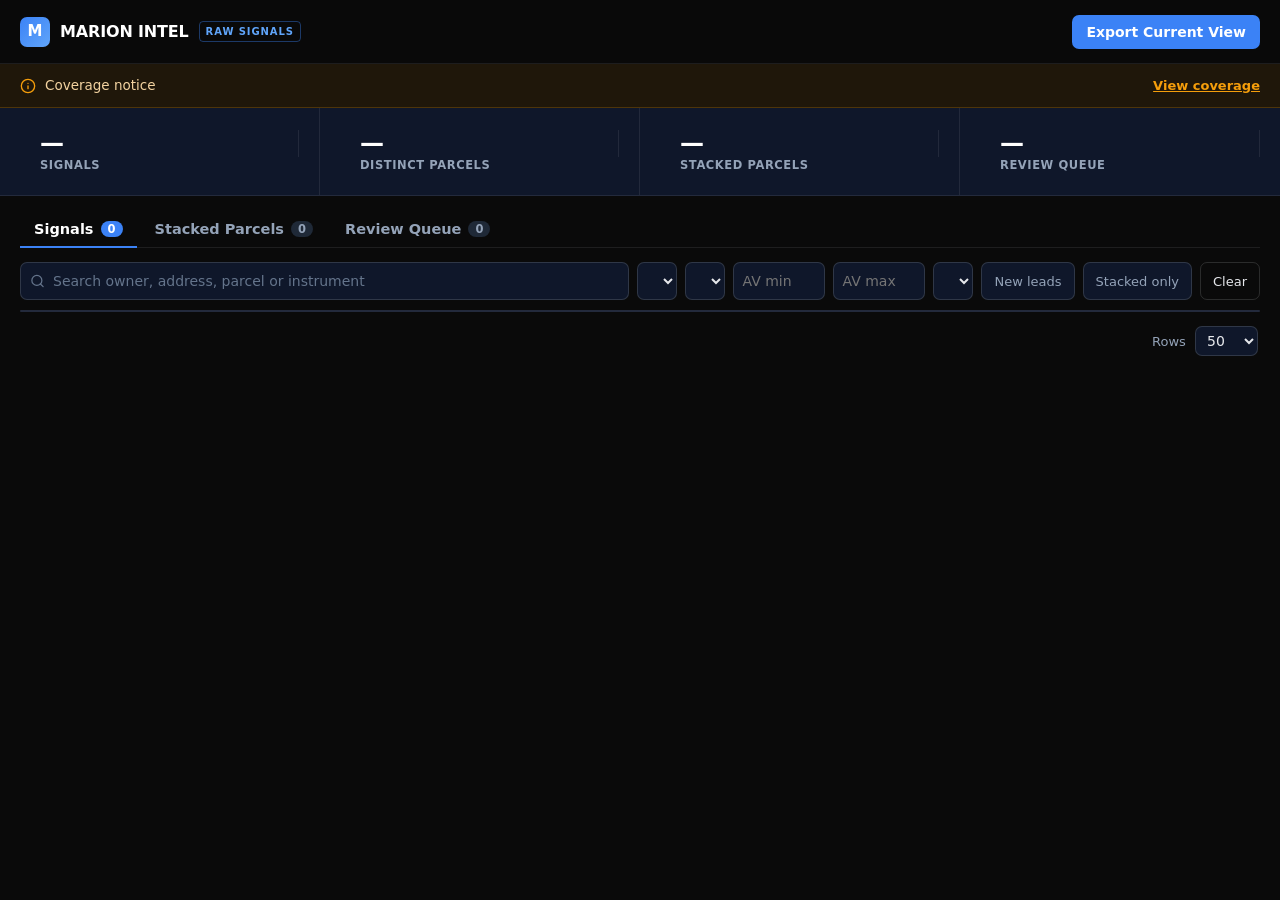
<file: scrapers/dashboard_template.html>
<!DOCTYPE html>
<html lang="en">
<head>
<meta charset="UTF-8" />
<meta name="viewport" content="width=device-width, initial-scale=1.0" />
<title>Marion Intel | Distress Signal Intelligence</title>
<style>
:root{
  --black:#0A0A0A; --midnight:#0F172A; --blue:#3B82F6; --blue-lt:#60A5FA;
  --soft:#E5E7EB; --dark:#1F2937;
  --bg:#0A0A0A; --panel:#0F172A; --panel2:#131C31; --line:rgba(229,231,235,.09);
  --line2:rgba(229,231,235,.15); --muted:#94A3B8; --muted2:#64748B;
  --amber:#F59E0B; --red:#EF4444; --green:#10B981;
  --font:Inter,ui-sans-serif,system-ui,-apple-system,BlinkMacSystemFont,"Segoe UI",sans-serif;
  --h-head:64px; --h-cov:44px;
}
*,*::before,*::after{box-sizing:border-box;margin:0;padding:0}
/* The page header and the table head are both sticky. Without scroll padding a
   row scrolled to can land underneath them, which makes its controls
   unclickable — caught by the control audit on the first row's View button. */
html{scroll-padding-top:calc(var(--h-head) + 52px)}
html,body{max-width:100%;overflow-x:hidden}
body{background:var(--bg);color:var(--soft);font-family:var(--font);font-size:16px;
  line-height:1.5;-webkit-font-smoothing:antialiased}
button,input,select{font-family:var(--font);font-size:14px}
:focus-visible{outline:2px solid var(--blue);outline-offset:2px}

/* ── HEADER ── */
.hd{height:var(--h-head);position:sticky;top:0;z-index:60;background:rgba(10,10,10,.96);
  backdrop-filter:blur(10px);border-bottom:1px solid var(--line);
  display:flex;align-items:center;justify-content:space-between;padding:0 20px;gap:16px}
.hd-l{display:flex;align-items:center;gap:10px;min-width:0}
.mark{width:30px;height:30px;border-radius:7px;flex:none;
  background:linear-gradient(135deg,var(--blue),var(--blue-lt));
  display:flex;align-items:center;justify-content:center;color:#fff;font-weight:700;font-size:15px}
.wordmark{font-size:16px;font-weight:700;letter-spacing:-.01em;color:#fff;white-space:nowrap}
.tag{font-size:10px;font-weight:600;letter-spacing:.09em;color:var(--blue-lt);
  border:1px solid rgba(59,130,246,.4);border-radius:4px;padding:2px 6px;white-space:nowrap}
.hd-r{display:flex;align-items:center;gap:12px}
.stamp{font-size:12px;color:var(--muted);white-space:nowrap}
.btn{background:var(--blue);color:#fff;border:none;border-radius:7px;padding:9px 14px;
  font-size:14px;font-weight:600;cursor:pointer;white-space:nowrap;transition:background .15s}
.btn:hover{background:var(--blue-lt)}
.btn-q{background:transparent;border:1px solid var(--line2);color:var(--soft);
  border-radius:7px;padding:8px 12px;font-size:13px;font-weight:500;cursor:pointer}
.btn-q:hover{border-color:var(--blue);color:var(--blue-lt)}

/* ── COVERAGE ── */
.cov{min-height:var(--h-cov);background:rgba(245,158,11,.09);
  border-bottom:1px solid rgba(245,158,11,.22);display:flex;align-items:center;
  gap:9px;padding:0 20px}
.cov svg{flex:none;color:var(--amber)}
.cov p{font-size:13.5px;color:#F3D3A0;flex:1;min-width:0;overflow:hidden;
  text-overflow:ellipsis;white-space:nowrap}
.cov button{background:none;border:none;color:var(--amber);font-size:13px;font-weight:600;
  cursor:pointer;text-decoration:underline;white-space:nowrap;padding:0}

/* ── KPI ── */
.kpi{display:grid;grid-template-columns:repeat(4,1fr);border-bottom:1px solid var(--line);
  background:var(--panel);height:88px}
.kpi div{padding:0 20px;border-right:1px solid var(--line);display:flex;
  flex-direction:column;justify-content:center;gap:2px}
.kpi div:last-child{border-right:none}
.kpi .v{font-size:24px;font-weight:700;line-height:1.1;color:#fff;font-variant-numeric:tabular-nums}
.kpi .l{font-size:11.5px;line-height:1.2;color:var(--muted);letter-spacing:.05em;
  text-transform:uppercase;font-weight:600}

/* ── SHELL ── */
.wrap{padding:16px 20px 40px}

/* ── TABS ── */
.tabs{display:flex;gap:4px;border-bottom:1px solid var(--line);margin-bottom:14px}
.tab{background:none;border:none;border-bottom:2px solid transparent;color:var(--muted);
  padding:9px 14px;font-size:14.5px;font-weight:600;cursor:pointer;display:flex;
  align-items:center;gap:7px;margin-bottom:-1px}
.tab:hover{color:var(--soft)}
.tab[aria-selected="true"]{color:#fff;border-bottom-color:var(--blue)}
.tab .n{background:var(--dark);color:var(--muted);border-radius:9px;padding:1px 7px;
  font-size:11.5px;font-weight:600;font-variant-numeric:tabular-nums}
.tab[aria-selected="true"] .n{background:var(--blue);color:#fff}

/* ── TOOLBAR ── */
/* One uniform control height keeps the toolbar on a single visual baseline —
   mixed intrinsic heights on input/select/button otherwise stagger them. */
.bar{display:flex;gap:8px;align-items:stretch;flex-wrap:nowrap;margin-bottom:10px}
.bar>*{height:38px}
.bar input,.bar select,.bar button{height:38px;padding-top:0;padding-bottom:0}
.srch{position:relative;flex:1 1 260px;min-width:180px}
.srch svg{position:absolute;left:10px;top:50%;transform:translateY(-50%);color:var(--muted2)}
.srch input{width:100%;background:var(--panel);border:1px solid var(--line2);color:var(--soft);
  border-radius:7px;padding:9px 10px 9px 32px;font-size:14px;outline:none}
.srch input:focus{border-color:var(--blue)}
.srch input::placeholder{color:var(--muted2)}
.sel{background:var(--panel);border:1px solid var(--line2);color:var(--soft);border-radius:7px;
  padding:9px 9px;outline:none;cursor:pointer;max-width:170px}
.sel:focus{border-color:var(--blue)}
.num{background:var(--panel);border:1px solid var(--line2);color:var(--soft);border-radius:7px;
  padding:9px 8px;width:92px;outline:none}
.num:focus{border-color:var(--blue)}
.tgl{background:var(--panel);border:1px solid var(--line2);color:var(--muted);border-radius:7px;
  padding:9px 12px;font-size:13px;font-weight:500;cursor:pointer;white-space:nowrap}
.tgl[aria-pressed="true"]{background:var(--blue);border-color:var(--blue);color:#fff}
.cnt{font-size:13px;color:var(--muted);margin-bottom:10px}
.cnt b{color:#fff;font-weight:600}

/* ── TABLE ── */
/* NOTE: no overflow on this wrapper. overflow:hidden would make it the sticky
   containing block, and `thead th{top:var(--h-head)}` would then push every
   header cell 64px DOWN onto the first row instead of parking it under the page
   header — which made row 1's controls unclickable. Corners are rounded on the
   edge cells instead. */
.tbl-wrap{border:1px solid var(--line);border-radius:9px;background:var(--panel)}
thead th:first-child{border-top-left-radius:9px}
thead th:last-child{border-top-right-radius:9px}
tbody tr:last-child td{border-bottom:none}
tbody tr:last-child td:first-child{border-bottom-left-radius:9px}
tbody tr:last-child td:last-child{border-bottom-right-radius:9px}
table{width:100%;border-collapse:collapse;table-layout:fixed}
thead th{position:sticky;top:var(--h-head);z-index:20;background:var(--panel2);
  color:var(--muted);text-align:left;font-size:11.5px;font-weight:600;letter-spacing:.05em;
  text-transform:uppercase;padding:10px 12px;border-bottom:1px solid var(--line2);
  white-space:nowrap;user-select:none}
thead th.s{cursor:pointer}
thead th.s:hover{color:var(--blue-lt)}
thead th .ar{color:var(--blue);margin-left:3px}
tbody td{padding:11px 12px;border-bottom:1px solid rgba(229,231,235,.05);vertical-align:middle;
  font-size:14px;overflow:hidden}
tbody tr{height:68px;scroll-margin-top:calc(var(--h-head) + 56px)}
tbody tr:nth-child(even){background:rgba(255,255,255,.012)}
tbody tr:hover{background:rgba(59,130,246,.07)}
.num-c{font-variant-numeric:tabular-nums;white-space:nowrap}
.trunc{overflow:hidden;text-overflow:ellipsis;white-space:nowrap}
.clamp2{display:-webkit-box;-webkit-line-clamp:2;-webkit-box-orient:vertical;overflow:hidden;
  line-height:1.3;max-height:2.6em;word-break:break-word}
.badge{display:inline-block;padding:2px 8px;border-radius:5px;font-size:11.5px;font-weight:600;
  white-space:nowrap;max-width:100%;overflow:hidden;text-overflow:ellipsis}
.sub{font-size:11.5px;color:var(--muted2);margin-top:3px}
.addr1{font-size:14px;color:var(--soft)}
.addr2{font-size:12px;color:var(--muted)}
.pcl{font-size:11px;color:var(--muted2);font-variant-numeric:tabular-nums}
.stk{display:inline-block;min-width:26px;text-align:center;border-radius:11px;padding:2px 8px;
  font-size:12px;font-weight:700;background:var(--dark);color:var(--muted)}
.stk.on{background:rgba(59,130,246,.18);color:var(--blue-lt)}
.stk.hot{background:rgba(239,68,68,.18);color:#FCA5A5}
.new{display:inline-block;background:var(--blue);color:#fff;border-radius:4px;
  padding:1px 6px;font-size:10px;font-weight:700;letter-spacing:.05em;margin-left:6px;
  vertical-align:middle}
.view{background:transparent;border:1px solid var(--line2);color:var(--soft);border-radius:6px;
  padding:5px 11px;font-size:12.5px;font-weight:600;cursor:pointer;white-space:nowrap}
.view:hover{border-color:var(--blue);color:var(--blue-lt)}
.empty{padding:56px 20px;text-align:center;color:var(--muted)}

/* ── PAGINATION ── */
.pg{display:flex;align-items:center;justify-content:space-between;gap:12px;padding:14px 2px;
  flex-wrap:wrap}
.pg-b{display:flex;gap:5px;align-items:center}
.pbtn{background:var(--panel);border:1px solid var(--line2);color:var(--soft);border-radius:6px;
  padding:6px 11px;font-size:13px;cursor:pointer;min-width:36px}
.pbtn:hover:not(:disabled){border-color:var(--blue);color:var(--blue-lt)}
.pbtn:disabled{opacity:.35;cursor:not-allowed}
.pg-i{font-size:13px;color:var(--muted);font-variant-numeric:tabular-nums}

/* ── DRAWER ── */
.scrim{position:fixed;inset:0;background:rgba(10,10,10,.62);z-index:90;opacity:0;
  pointer-events:none;transition:opacity .18s}
.scrim.on{opacity:1;pointer-events:auto}
/* Closed drawer is visibility:hidden as well as translated off-screen, so it
   cannot take focus or be read by a screen reader while closed. */
.dr{position:fixed;top:0;right:0;bottom:0;width:min(480px,100%);background:var(--panel);
  border-left:1px solid var(--line2);z-index:95;transform:translateX(100%);
  visibility:hidden;transition:transform .2s ease,visibility 0s linear .2s;
  display:flex;flex-direction:column}
.dr.on{transform:translateX(0);visibility:visible;transition:transform .2s ease}
.dr-h{display:flex;align-items:flex-start;justify-content:space-between;gap:12px;
  padding:18px 20px;border-bottom:1px solid var(--line)}
.dr-t{font-size:17px;font-weight:700;color:#fff;line-height:1.3}
.dr-x{background:none;border:none;color:var(--muted);font-size:22px;cursor:pointer;
  line-height:1;padding:2px 6px;border-radius:6px}
.dr-x:hover{color:#fff;background:var(--dark)}
.dr-b{padding:16px 20px 32px;overflow-y:auto;flex:1}
.grp{margin-bottom:20px}
.grp h4{font-size:11px;font-weight:700;letter-spacing:.07em;text-transform:uppercase;
  color:var(--muted2);margin-bottom:8px}
.kv{display:grid;grid-template-columns:132px 1fr;gap:5px 12px;font-size:13.5px}
.kv dt{color:var(--muted)}
.kv dd{color:var(--soft);word-break:break-word}
.sig{border-left:2px solid var(--line2);padding:8px 0 8px 11px;margin-bottom:8px}
.sig .r1{display:flex;gap:7px;align-items:center;flex-wrap:wrap;margin-bottom:3px}
.sig .r2{font-size:12px;color:var(--muted)}

/* ── MODAL ── */
.mdl{position:fixed;inset:0;z-index:100;display:none;align-items:center;justify-content:center;
  padding:20px}
.mdl.on{display:flex}
.mdl-c{background:var(--panel);border:1px solid var(--line2);border-radius:11px;
  max-width:720px;width:100%;max-height:80vh;overflow-y:auto;padding:22px}
.cov-i{border-left:3px solid var(--line2);padding:9px 0 9px 12px;margin-bottom:14px}
.cov-i .lv{font-size:10.5px;font-weight:700;letter-spacing:.06em;text-transform:uppercase}
.cov-i h5{font-size:14px;font-weight:600;color:#fff;margin:2px 0 4px}
.cov-i p{font-size:13px;color:var(--muted);line-height:1.55}

/* ── MOBILE CARDS ── */
.cards{display:none}
.card{background:var(--panel);border:1px solid var(--line);border-radius:9px;padding:14px;
  margin-bottom:10px}
.card .c1{display:flex;justify-content:space-between;gap:10px;align-items:flex-start;
  margin-bottom:9px}
.card .c-addr{font-size:15px;font-weight:600;color:#fff}
.card .c-r{display:flex;justify-content:space-between;font-size:13px;padding:3px 0}
.card .c-r span:first-child{color:var(--muted)}
.mob-only{display:none}

/* ── RESPONSIVE ── */
@media(max-width:1180px){
  .col-amt{display:none}
}
@media(max-width:980px){
  .col-date{display:none}
  .bar{flex-wrap:wrap}
  .srch{flex:1 1 100%}
  .sel,.num{max-width:none;flex:1 1 auto}
}
@media(max-width:760px){
  .kpi{grid-template-columns:repeat(2,1fr);height:auto}
  .kpi div{padding:12px 16px;border-bottom:1px solid var(--line)}
  .kpi div:nth-child(2){border-right:none}
  .kpi .v{font-size:20px}
  .tbl-wrap,.pg{display:none}
  .cards{display:block}
  .mob-only{display:inline-flex}
  .wrap{padding:14px 14px 32px}
  .hd{padding:0 14px}
  .cov{padding:8px 14px;align-items:flex-start}
  .cov p{white-space:normal}
  .stamp{display:none}
  .bar{display:none}
  /* The filter panel must WRAP on a phone. Left as nowrap it overflows 390px,
     and because the controls carry min-widths the whole document ends up
     scrolled sideways even with overflow-x:hidden on body. */
  .bar.open{display:flex;flex-wrap:wrap;gap:8px}
  .bar.open>*{flex:1 1 100%;height:42px;min-width:0;max-width:none}
  .bar.open .srch{flex:1 1 100%}
  .bar.open #avMin,.bar.open #avMax{flex:1 1 calc(50% - 4px)}
  .bar.open #tStack,.bar.open #btnClear{flex:1 1 calc(50% - 4px)}
  .btn,.btn-q,.view,.pbtn{min-height:40px}
  .hd{gap:8px}
  .wordmark{font-size:15px}
  .btn{padding:9px 11px;font-size:13px}
  .tag{display:none}   /* no room beside the export button at phone widths */
  /* The tab row plus the Filters button does not fit 390px on one line; without
     wrapping the button lands outside the viewport and the whole document
     becomes horizontally scrollable. */
  .tabs{flex-wrap:wrap;gap:2px}
  .tab{padding:8px 10px;font-size:13.5px}
  #btnFilters{margin-left:0!important;width:100%;margin:6px 0 2px}
}
</style>
</head>
<body>

<header class="hd">
  <div class="hd-l">
    <div class="mark">M</div>
    <div class="wordmark">MARION INTEL</div>
    <span class="tag">RAW SIGNALS</span>
  </div>
  <div class="hd-r">
    <span class="stamp" id="newCount"></span>
    <span class="stamp" id="stamp"></span>
    <button class="btn" id="btnExport">Export Current View</button>
  </div>
</header>

<div class="cov">
  <svg width="16" height="16" viewBox="0 0 24 24" fill="none" stroke="currentColor" stroke-width="2"
       stroke-linecap="round"><circle cx="12" cy="12" r="10"/><path d="M12 16v-4M12 8h.01"/></svg>
  <p id="covLine">Coverage notice</p>
  <button id="btnCov">View coverage</button>
</div>

<div class="kpi">
  <div><div class="v" id="k1">—</div><div class="l">Signals</div></div>
  <div><div class="v" id="k2">—</div><div class="l">Distinct Parcels</div></div>
  <div><div class="v" id="k3">—</div><div class="l">Stacked Parcels</div></div>
  <div><div class="v" id="k4">—</div><div class="l">Review Queue</div></div>
</div>

<div class="wrap">
  <div class="tabs" role="tablist">
    <button class="tab" role="tab" aria-selected="true"  data-v="signals">Signals <span class="n" id="n1">0</span></button>
    <button class="tab" role="tab" aria-selected="false" data-v="stacked">Stacked Parcels <span class="n" id="n2">0</span></button>
    <button class="tab" role="tab" aria-selected="false" data-v="review">Review Queue <span class="n" id="n3">0</span></button>
    <button class="btn-q mob-only" id="btnFilters" style="margin-left:auto;align-self:center">Filters</button>
  </div>

  <div class="bar" id="bar">
    <label class="srch">
      <svg width="15" height="15" viewBox="0 0 24 24" fill="none" stroke="currentColor" stroke-width="2"
           stroke-linecap="round"><circle cx="11" cy="11" r="8"/><path d="m21 21-4.3-4.3"/></svg>
      <input id="q" type="search" placeholder="Search owner, address, parcel or instrument" aria-label="Search">
    </label>
    <select class="sel" id="fType"  aria-label="Lead type"></select>
    <select class="sel" id="fSrc"   aria-label="Source"></select>
    <input  class="num" id="avMin" type="number" placeholder="AV min" aria-label="Assessed value minimum">
    <input  class="num" id="avMax" type="number" placeholder="AV max" aria-label="Assessed value maximum">
    <select class="sel" id="fSort" aria-label="Sort"></select>
    <button class="tgl" id="tNew" aria-pressed="false">New leads</button>
    <button class="tgl" id="tStack" aria-pressed="false">Stacked only</button>
    <button class="btn-q" id="btnClear">Clear</button>
  </div>

  <div class="cnt" id="cnt"></div>

  <div class="tbl-wrap">
    <table>
      <colgroup id="cg"></colgroup>
      <thead><tr id="th"></tr></thead>
      <tbody id="tb"></tbody>
    </table>
  </div>
  <div class="cards" id="cards"></div>

  <div class="pg">
    <div class="pg-i" id="pgi"></div>
    <div class="pg-b" id="pgb"></div>
    <div class="pg-i">
      <label>Rows
        <select class="sel" id="per" style="padding:5px 7px;margin-left:5px">
          <option>25</option><option selected>50</option><option>100</option>
        </select>
      </label>
    </div>
  </div>
</div>

<div class="scrim" id="scrim"></div>
<aside class="dr" id="dr" role="dialog" aria-modal="true" aria-labelledby="drT" tabindex="-1">
  <div class="dr-h">
    <div class="dr-t" id="drT">Record</div>
    <button class="dr-x" id="drX" aria-label="Close details">&times;</button>
  </div>
  <div class="dr-b" id="drB"></div>
</aside>

<div class="mdl" id="mdl" role="dialog" aria-modal="true" aria-labelledby="mdlT">
  <div class="mdl-c">
    <div style="display:flex;justify-content:space-between;align-items:flex-start;margin-bottom:6px">
      <div class="dr-t" id="mdlT">Data coverage by source</div>
      <button class="dr-x" id="mdlX" aria-label="Close">&times;</button>
    </div>
    <p style="font-size:13px;color:var(--muted);margin-bottom:16px">
      Every count on this dashboard is a floor, not a total. These are the known limits of each feed.</p>
    <div id="mdlB"></div>
  </div>
</div>

<script>
"use strict";
const DATA = /*__DATA__*/;
const R = DATA.records || [], RV = DATA.review || [], COV = DATA.coverage || {};
const SL = DATA.source_label || {};

const GC = {foreclosure:'#EF4444',tax:'#F59E0B',lien:'#3B82F6',code:'#8B5CF6',
  eviction:'#EC4899',probate:'#10B981',surplus:'#14B8A6',other:'#94A3B8'};

/* NEW = first_seen within NEW_DAYS. Newness is "first time we ever captured
   this instrument", not filing date — counties record late, so a filing dated
   weeks ago can legitimately be new to us today. */
const NEW_DAYS = DATA.new_badge_days || 7;
const _today = new Date();
function daysSince(iso){
  if(!iso) return 1e9;
  const d = new Date(iso + 'T00:00:00Z');
  if(isNaN(d)) return 1e9;
  return Math.floor((_today - d) / 86400000);
}
const isNew = r => daysSince(r.fs) <= NEW_DAYS;

const $=id=>document.getElementById(id);
const esc=s=>String(s==null?'':s).replace(/&/g,'&amp;').replace(/</g,'&lt;')
  .replace(/>/g,'&gt;').replace(/"/g,'&quot;');
const nf=n=>Number(n||0).toLocaleString('en-US');
const money=v=>(v!=null&&v!==''&&!isNaN(v))?'$'+Number(v).toLocaleString('en-US',{maximumFractionDigits:0}):'—';

/* ── derive everything from the data; nothing about counts is hardcoded ── */
const byParcel={};
R.forEach(r=>{ if(r.p){ (byParcel[r.p]=byParcel[r.p]||[]).push(r); } });
const PARCELS=Object.keys(byParcel);
const STACKED=PARCELS.filter(p=>byParcel[p].length>1);
const DEEPEST=PARCELS.reduce((m,p)=>Math.max(m,byParcel[p].length),0);

const STACK_ROWS=STACKED.map(p=>{
  const s=byParcel[p].slice().sort((a,b)=>(b.d||'').localeCompare(a.d||''));
  return {p, sigs:s, n:s.length, recent:s[0].d||'', types:[...new Set(s.map(x=>x.lt))],
          a:s[0].a, z:s[0].z, o:s[0].o, av:s[0].av, pl:s[0].pl};
}).sort((a,b)=>b.n-a.n);

/* Default sort surfaces newly-captured records first. There is no score in this
   build by design, so the within-cohort tiebreak is signals-on-parcel then
   date — the two strongest non-derived indicators available. */
let view='signals', page=1, per=50, sortKey='fs', sortDir='desc';
let stackOnly=false, newOnly=false;
let rows=[], lastFocus=null;

/* ── KPI + tab badges ── */
$('k1').textContent=nf(R.length);        $('n1').textContent=nf(R.length);
$('k2').textContent=nf(PARCELS.length);
$('k3').textContent=nf(STACKED.length);  $('n2').textContent=nf(STACKED.length);
$('k4').textContent=nf(RV.length);       $('n3').textContent=nf(RV.length);
$('stamp').textContent='Updated '+(DATA.generated_at||'');
const NEW_TOTAL = R.filter(isNew).length;
$('newCount').innerHTML = NEW_TOTAL
  ? `<span class="new" style="margin:0">NEW</span> ${nf(NEW_TOTAL)} in last ${NEW_DAYS}d`
  : '';

/* ── filter option lists ── */
(function(){
  const tc={}; R.forEach(r=>tc[r.t]=(tc[r.t]||0)+1);
  const lbl={}; R.forEach(r=>lbl[r.t]=r.lt);
  $('fType').innerHTML='<option value="">All lead types</option>'+
    Object.keys(tc).sort((a,b)=>tc[b]-tc[a])
      .map(t=>`<option value="${esc(t)}">${esc(lbl[t])} (${nf(tc[t])})</option>`).join('');
  const sc={}; R.forEach(r=>sc[r.s]=(sc[r.s]||0)+1);
  $('fSrc').innerHTML='<option value="">All sources</option>'+
    Object.keys(sc).sort((a,b)=>sc[b]-sc[a])
      .map(s=>`<option value="${esc(s)}">${esc(SL[s]||s)} (${nf(sc[s])})</option>`).join('');
  $('fSort').innerHTML=[
    ['fs_desc','New leads first'],
    ['d_desc','Date: newest'],['d_asc','Date: oldest'],
    ['st_desc','Signals on parcel'],['av_desc','Assessed: high'],['av_asc','Assessed: low'],
    ['amt_desc','Amount: high'],['o_asc','Owner: A–Z']
  ].map(([v,t])=>`<option value="${v}">${t}</option>`).join('');
})();

/* ── coverage banner: derived from the per-source levels, never hand-written,
      so it cannot claim more coverage than the generator recorded ── */
(function(){
  const lab=k=>SL[k]||k;
  const frozen=Object.keys(COV).filter(k=>COV[k].level==='frozen').map(lab);
  const capped=Object.keys(COV).filter(k=>COV[k].level==='capped').map(lab);
  const partial=Object.keys(COV).filter(k=>COV[k].level==='partial').map(lab);
  const parts=[];
  if(capped.length)  parts.push(`${capped.join(', ')} truncated by the source — counts are floors`);
  if(frozen.length)  parts.push(`${frozen.join(', ')} is a frozen extract, not current`);
  if(partial.length) parts.push(`${partial.join(', ')} window-limited`);
  $('covLine').textContent = parts.length
    ? 'Coverage incomplete: ' + parts.join('; ') + '.'
    : 'Coverage: all sources verified complete for their stated scope.';
})();

/* ── coverage modal ── */
$('mdlB').innerHTML=Object.keys(COV).map(k=>{
  const c=COV[k], col={full:'#10B981',capped:'#F59E0B',frozen:'#EF4444',partial:'#60A5FA'}[c.level]||'#94A3B8';
  return `<div class="cov-i" style="border-left-color:${col}">
    <div class="lv" style="color:${col}">${esc(c.level)}</div>
    <h5>${esc(SL[k]||k)} — ${esc(c.short)}</h5><p>${esc(c.detail)}</p></div>`;}).join('');

/* ── column definitions per view ── */
const COLS={
  signals:[
    {w:'150px',h:'Lead Type',k:'lt',s:true},
    {w:'auto', h:'Property',k:'a', s:true},
    {w:'190px',h:'Owner',   k:'o', s:true},
    {w:'104px',h:'Date',    k:'d', s:true, cls:'col-date'},
    {w:'112px',h:'Assessed',k:'av',s:true},
    {w:'104px',h:'Amount',  k:'amt',s:true, cls:'col-amt'},
    {w:'86px', h:'Signals', k:'st',s:true},
    {w:'78px', h:'',        k:null,s:false}
  ],
  stacked:[
    {w:'auto', h:'Property',k:'a',s:true},
    {w:'180px',h:'Owner',   k:'o',s:true},
    {w:'92px', h:'Signals', k:'n',s:true},
    {w:'250px',h:'Signal Types',k:null,s:false},
    {w:'118px',h:'Most Recent',k:'recent',s:true, cls:'col-date'},
    {w:'118px',h:'Assessed',k:'av',s:true},
    {w:'78px', h:'',        k:null,s:false}
  ],
  review:[
    {w:'220px',h:'Reason',  k:'reason',s:true},
    {w:'104px',h:'Source',  k:'src',s:true},
    {w:'auto', h:'Raw Property Reference',k:'ref',s:true},
    {w:'132px',h:'Candidate Parcel',k:'cand',s:true, cls:'col-amt'},
    {w:'104px',h:'Date',    k:'date',s:true, cls:'col-date'},
    {w:'168px',h:'Derivation',k:'method',s:true},
    {w:'86px', h:'Conf.',   k:'conf',s:true},
    {w:'78px', h:'',        k:null,s:false}
  ]
};

function filtersFor(){
  const q=$('q').value.toLowerCase().trim();
  const t=$('fType').value, s=$('fSrc').value;
  const mn=parseFloat($('avMin').value), mx=parseFloat($('avMax').value);
  return {q,t,s,mn,mx};
}

function compute(){
  const {q,t,s,mn,mx}=filtersFor();
  if(view==='review'){
    rows=RV.filter(r=>{
      if(t && r.reason!==t) return false;
      if(s && r.src!==s) return false;
      if(q){const h=[r.reason,r.src,r.ref,r.cand,r.method,r.detail].join(' ').toLowerCase();
        if(!h.includes(q)) return false;}
      return true;});
  } else if(view==='stacked'){
    rows=STACK_ROWS.filter(r=>{
      if(t && !r.sigs.some(x=>x.t===t)) return false;
      if(s && !r.sigs.some(x=>x.s===s)) return false;
      if(!isNaN(mn) && !(r.av>=mn)) return false;
      if(!isNaN(mx) && !(r.av<=mx)) return false;
      if(q){const h=[r.p,r.pl,r.a,r.o,...r.types].join(' ').toLowerCase();
        if(!h.includes(q)) return false;}
      return true;});
  } else {
    rows=R.filter(r=>{
      if(t && r.t!==t) return false;
      if(s && r.s!==s) return false;
      if(stackOnly && !(r.st>1)) return false;
      if(newOnly && !isNew(r)) return false;
      if(!isNaN(mn) && !(r.av>=mn)) return false;
      if(!isNaN(mx) && !(r.av<=mx)) return false;
      if(q){const h=[r.o,r.a,r.p,r.pl,r.inst,r.lt,r.sl,r.note].join(' ').toLowerCase();
        if(!h.includes(q)) return false;}
      return true;});
  }
  const k=sortKey, dir=sortDir==='asc'?1:-1;
  if(k){
    rows.sort((a,b)=>{
      let x=a[k], y=b[k];
      if(typeof x==='number'||typeof y==='number'){
        const d0=((x||0)-(y||0))*dir; if(d0) return d0;
      } else {
        const c=String(x==null?'':x).localeCompare(String(y==null?'':y))*dir;
        if(c) return c;
      }
      // Tiebreak within a first_seen cohort: more signals on the parcel first,
      // then most recent filing. No score exists in this build.
      if(view==='signals'){
        const s=(b.st||0)-(a.st||0); if(s) return s;
        return String(b.d||'').localeCompare(String(a.d||''));
      }
      return 0;});
  }
  const noun=view==='review'?'review items':view==='stacked'?'stacked parcels':'signals';
  const tot=view==='review'?RV.length:view==='stacked'?STACK_ROWS.length:R.length;
  $('cnt').innerHTML=`Showing <b>${nf(rows.length)}</b> of ${nf(tot)} ${noun}`+
    (view==='stacked'?` · deepest stack <b>${DEEPEST}</b> signals`:'');
  const maxP=Math.max(1,Math.ceil(rows.length/per));
  if(page>maxP) page=maxP;
  render();
}

function head(){
  const cs=COLS[view];
  $('cg').innerHTML=cs.map(c=>`<col style="width:${c.w}"${c.cls?` class="${c.cls}"`:''}>`).join('');
  $('th').innerHTML=cs.map((c,i)=>{
    const ar=(c.k&&c.k===sortKey)?`<span class="ar">${sortDir==='asc'?'▲':'▼'}</span>`:'';
    return `<th class="${c.s?'s':''}${c.cls?' '+c.cls:''}"${c.s?` data-k="${c.k}" tabindex="0" role="button"`:''}>${esc(c.h)}${ar}</th>`;
  }).join('');
}

function render(){
  head();
  const st=(page-1)*per, pg=rows.slice(st,st+per);
  const tb=$('tb'), cards=$('cards');
  if(!pg.length){
    tb.innerHTML=`<tr><td colspan="${COLS[view].length}"><div class="empty">No records match these filters.</div></td></tr>`;
    cards.innerHTML=`<div class="empty">No records match these filters.</div>`;
    pager(); return;
  }
  if(view==='signals')      {tb.innerHTML=pg.map(rowSignal).join(''); cards.innerHTML=pg.map(cardSignal).join('');}
  else if(view==='stacked') {tb.innerHTML=pg.map(rowStack).join('');  cards.innerHTML=pg.map(cardStack).join('');}
  else                      {tb.innerHTML=pg.map(rowReview).join(''); cards.innerHTML=pg.map(cardReview).join('');}
  pager();
}

const idxOf=(r)=>rows.indexOf(r);
function rowSignal(r,i){
  const gi=(page-1)*per+i;
  return `<tr>
    <td><span class="badge" style="background:rgba(255,255,255,.06);color:${GC[r.g]||GC.other}">${esc(r.lt)}</span>${isNew(r)?'<span class="new">NEW</span>':''}
        <div class="sub">${esc(r.sl)}${r.bf?' · backfill':''}</div></td>
    <td><div class="addr1 trunc">${esc(r.a||'—')}</div>
        <div class="addr2 trunc">Indianapolis, IN ${esc(r.z||'')}</div>
        <div class="pcl trunc">${esc(r.p||'')}</div></td>
    <td><div class="clamp2">${esc(r.o||'—')}</div></td>
    <td class="num-c col-date">${esc(r.d||'—')}</td>
    <td class="num-c">${money(r.av)}</td>
    <td class="num-c col-amt">${money(r.amt)}</td>
    <td><span class="stk ${r.st>=4?'hot':r.st>1?'on':''}">${r.st}</span></td>
    <td><button class="view" data-i="${gi}">View</button></td></tr>`;
}
function rowStack(r,i){
  const gi=(page-1)*per+i;
  const tw=r.types.slice(0,3).map(t=>{
    const g=(r.sigs.find(x=>x.lt===t)||{}).g||'other';
    return `<span class="badge" style="background:rgba(255,255,255,.06);color:${GC[g]||GC.other}">${esc(t)}</span>`;}).join(' ');
  return `<tr>
    <td><div class="addr1 trunc">${esc(r.a||'—')}</div>
        <div class="addr2 trunc">Indianapolis, IN ${esc(r.z||'')}</div>
        <div class="pcl trunc">${esc(r.p)}</div></td>
    <td><div class="clamp2">${esc(r.o||'—')}</div></td>
    <td><span class="stk ${r.n>=4?'hot':'on'}">${r.n}</span></td>
    <td><div class="trunc">${tw}${r.types.length>3?` <span class="sub">+${r.types.length-3}</span>`:''}</div></td>
    <td class="num-c col-date">${esc(r.recent||'—')}</td>
    <td class="num-c">${money(r.av)}</td>
    <td><button class="view" data-i="${gi}">View</button></td></tr>`;
}
function rowReview(r,i){
  const gi=(page-1)*per+i;
  return `<tr>
    <td><div class="trunc" title="${esc(r.reason)}">${esc(r.reason)}</div></td>
    <td><span class="badge" style="background:rgba(255,255,255,.06);color:var(--muted)">${esc(r.src)}</span></td>
    <td><div class="trunc" title="${esc(r.ref)}">${esc(r.ref||'—')}</div></td>
    <td class="num-c col-amt">${esc(r.cand||'—')}</td>
    <td class="num-c col-date">${esc(r.date||'—')}</td>
    <td><div class="trunc">${esc(r.method||'—')}</div></td>
    <td class="num-c">${r.conf==null?'—':r.conf}</td>
    <td><button class="view" data-i="${gi}">View</button></td></tr>`;
}
function cardSignal(r,i){
  const gi=(page-1)*per+i;
  return `<div class="card"><div class="c1">
      <div><div class="c-addr">${esc(r.a||'—')}</div>
        <div class="addr2">Indianapolis, IN ${esc(r.z||'')}</div></div>
      <span class="badge" style="background:rgba(255,255,255,.06);color:${GC[r.g]||GC.other}">${esc(r.lt)}</span>${isNew(r)?'<span class="new">NEW</span>':''}</div>
    <div class="c-r"><span>Owner</span><span>${esc((r.o||'—').slice(0,34))}</span></div>
    <div class="c-r"><span>Assessed</span><span>${money(r.av)}</span></div>
    <div class="c-r"><span>Date</span><span>${esc(r.d||'—')}</span></div>
    <div class="c-r"><span>Signals</span><span>${r.st}</span></div>
    <button class="view" data-i="${gi}" style="margin-top:9px;width:100%">View details</button></div>`;
}
function cardStack(r,i){
  const gi=(page-1)*per+i;
  return `<div class="card"><div class="c1">
      <div><div class="c-addr">${esc(r.a||'—')}</div><div class="addr2">${esc(r.p)}</div></div>
      <span class="stk ${r.n>=4?'hot':'on'}">${r.n}</span></div>
    <div class="c-r"><span>Owner</span><span>${esc((r.o||'—').slice(0,30))}</span></div>
    <div class="c-r"><span>Assessed</span><span>${money(r.av)}</span></div>
    <div class="c-r"><span>Most recent</span><span>${esc(r.recent||'—')}</span></div>
    <button class="view" data-i="${gi}" style="margin-top:9px;width:100%">View signals</button></div>`;
}
function cardReview(r,i){
  const gi=(page-1)*per+i;
  return `<div class="card">
    <div class="c-addr" style="font-size:14px">${esc(r.reason)}</div>
    <div class="c-r"><span>Source</span><span>${esc(r.src)}</span></div>
    <div class="c-r"><span>Reference</span><span>${esc((r.ref||'—').slice(0,26))}</span></div>
    <div class="c-r"><span>Confidence</span><span>${r.conf==null?'—':r.conf}</span></div>
    <button class="view" data-i="${gi}" style="margin-top:9px;width:100%">View details</button></div>`;
}

function pager(){
  const maxP=Math.max(1,Math.ceil(rows.length/per));
  const from=rows.length?((page-1)*per+1):0, to=Math.min(page*per,rows.length);
  $('pgi').textContent=`${nf(from)}–${nf(to)} of ${nf(rows.length)}`;
  $('pgb').innerHTML=
    `<button class="pbtn" data-p="1"        ${page===1?'disabled':''} aria-label="First page">«</button>`+
    `<button class="pbtn" data-p="${page-1}" ${page===1?'disabled':''} aria-label="Previous page">‹</button>`+
    `<span class="pg-i" style="padding:0 8px">Page ${nf(page)} / ${nf(maxP)}</span>`+
    `<button class="pbtn" data-p="${page+1}" ${page>=maxP?'disabled':''} aria-label="Next page">›</button>`+
    `<button class="pbtn" data-p="${maxP}"   ${page>=maxP?'disabled':''} aria-label="Last page">»</button>`;
}

/* ── DRAWER ── */
function kv(pairs){
  return `<dl class="kv">`+pairs.filter(p=>p[1]!=null&&p[1]!=='')
    .map(p=>`<dt>${esc(p[0])}</dt><dd>${esc(p[1])}</dd>`).join('')+`</dl>`;
}
function sigBlock(x){
  return `<div class="sig"><div class="r1">
      <span class="badge" style="background:rgba(255,255,255,.06);color:${GC[x.g]||GC.other}">${esc(x.lt)}</span>
      <span class="badge" style="background:rgba(255,255,255,.06);color:var(--muted)">${esc(x.sl)}</span>
      <span class="pcl">${esc(x.d||'')}</span></div>
    <div class="r2">${esc(x.inst||'')}${x.note?' · '+esc(x.note):''}${x.amt!=null?' · '+money(x.amt):''}</div></div>`;
}
function openDrawer(i){
  const r=rows[i]; if(!r) return;
  lastFocus=document.activeElement;
  let title, body;
  if(view==='review'){
    title=r.reason||'Review item';
    body=`<div class="grp"><h4>Review</h4>${kv([
      ['Reason',r.reason],['Source',r.src],['Raw reference',r.ref],
      ['Candidate parcel',r.cand],['Date',r.date],['Derivation',r.method],
      ['Confidence',r.conf==null?'—':r.conf],['Detail',r.detail]])}</div>
      <p style="font-size:13px;color:var(--muted)">This record could not be resolved to a parcel.
      It is queued for review rather than dropped.</p>`;
  } else if(view==='stacked'){
    title=r.a||r.p;
    body=`<div class="grp"><h4>Property</h4>${kv([
        ['Address',r.a],['City',`Indianapolis, IN ${r.z||''}`],['State parcel',r.p],
        ['Local parcel',r.pl],['Owner',r.o],['Assessed value',money(r.av)]])}</div>
      <div class="grp"><h4>${r.n} signals on this parcel</h4>
        ${r.sigs.slice().sort((a,b)=>(a.d||'').localeCompare(b.d||'')).map(sigBlock).join('')}</div>`;
  } else {
    title=r.a||r.p||r.lt;
    const others=(byParcel[r.p]||[]).filter(x=>x!==r);
    body=`<div class="grp"><h4>Property</h4>${kv([
        ['Address',r.a],['City',`Indianapolis, IN ${r.z||''}`],['State parcel',r.p],
        ['Local parcel',r.pl],['Owner',r.o],['Assessed value',money(r.av)]])}</div>
      <div class="grp"><h4>Signal</h4>${kv([
        ['Lead type',r.lt],['Source',r.sl],['Date',r.d],['Instrument',r.inst],
        ['Amount',r.amt==null?'':money(r.amt)],['Status',r.note],['Raw doc type',r.rt],
        ['Source record ID',r.rid],['Source role',r.role],
        ['Derivation',r.dm],['Confidence',r.dc==null?'':r.dc],
        ['Backfill',r.bf?'Yes — frozen extract':''],
        ['Coverage',(COV[r.s]||{}).short]])}</div>`+
      (others.length?`<div class="grp"><h4>${others.length} other signal${others.length>1?'s':''} on this parcel</h4>
        ${others.slice().sort((a,b)=>(a.d||'').localeCompare(b.d||'')).map(sigBlock).join('')}</div>`:'')+
      (r.url?`<div class="grp"><h4>Source</h4>
        <a href="${esc(r.url)}" target="_blank" rel="noopener"
           style="color:var(--blue-lt);font-size:13px;word-break:break-all">${esc(r.url)}</a></div>`:'');
  }
  $('drT').textContent=title;
  $('drB').innerHTML=body;
  $('dr').classList.add('on'); $('scrim').classList.add('on');
  $('dr').focus();
}
function closeDrawer(){
  $('dr').classList.remove('on'); $('scrim').classList.remove('on');
  if(lastFocus&&lastFocus.focus) lastFocus.focus();
}
function openModal(){lastFocus=document.activeElement;$('mdl').classList.add('on');$('mdlX').focus();}
function closeModal(){$('mdl').classList.remove('on');if(lastFocus&&lastFocus.focus)lastFocus.focus();}

/* ── CSV ── */
function csvCell(v){
  const s=String(v==null?'':v);
  return /[",\n\r]/.test(s) ? '"'+s.replace(/"/g,'""')+'"' : s;
}
function download(rowsArr,name){
  const csv=rowsArr.map(r=>r.map(csvCell).join(',')).join('\r\n');
  const blob=new Blob(['﻿'+csv],{type:'text/csv;charset=utf-8;'});
  const u=URL.createObjectURL(blob), a=document.createElement('a');
  a.href=u; a.download=name; document.body.appendChild(a); a.click();
  document.body.removeChild(a); setTimeout(()=>URL.revokeObjectURL(u),1000);
}
function exportView(){
  const d=new Date().toISOString().slice(0,10);
  let head,body,name;
  if(view==='review'){
    name=`marion_review_queue_${d}.csv`;
    head=['Reason','Source','Raw Property Reference','Candidate Parcel','Date','Derivation Method','Confidence','Detail'];
    body=rows.map(r=>[r.reason,r.src,r.ref,r.cand,r.date,r.method,r.conf==null?'':r.conf,r.detail]);
  } else if(view==='stacked'){
    name=`marion_stacked_parcels_${d}.csv`;
    head=['State Parcel','Local Parcel','Address','City','Zip','Owner','Assessed Value',
      'Signal Count','Signal Types','Sources','Most Recent Signal'];
    body=rows.map(r=>[r.p,r.pl,r.a,'Indianapolis',r.z,r.o,r.av==null?'':r.av,r.n,
      r.types.join(' | '),[...new Set(r.sigs.map(x=>x.sl))].join(' | '),r.recent]);
  } else {
    name=`marion_signals_${d}.csv`;
    head=['Lead Type','Source','Coverage','Date','First Seen','Is New','State Parcel','Local Parcel',
      'Address','City','Zip','Owner','Amount','Assessed Value','Signals On Parcel','Instrument',
      'Status','Raw Doc Type','Source Record ID','Derivation','Confidence','Backfill','Source URL'];
    body=rows.map(r=>[r.lt,r.sl,(COV[r.s]||{}).short||'',r.d,r.fs,isNew(r)?'YES':'NO',
      r.p,r.pl,r.a,'Indianapolis',r.z,r.o,
      r.amt==null?'':r.amt,r.av==null?'':r.av,r.st,r.inst,r.note,r.rt,r.rid,r.dm,
      r.dc==null?'':r.dc,r.bf?'YES':'',r.url]);
  }
  download([head,...body],name);
}

/* ── EVENTS ── */
let deb;
$('q').addEventListener('input',()=>{clearTimeout(deb);deb=setTimeout(()=>{page=1;compute();},220);});
['fType','fSrc','avMin','avMax'].forEach(id=>
  $(id).addEventListener('input',()=>{page=1;compute();}));
$('fSort').addEventListener('change',()=>{
  const [k,d]=$('fSort').value.split('_'); sortKey=k; sortDir=d; page=1; compute();});
$('per').addEventListener('change',()=>{per=parseInt($('per').value,10)||50;page=1;compute();});
$('tStack').addEventListener('click',()=>{
  stackOnly=!stackOnly; $('tStack').setAttribute('aria-pressed',String(stackOnly));
  page=1; compute();});
$('tNew').addEventListener('click',()=>{
  newOnly=!newOnly; $('tNew').setAttribute('aria-pressed',String(newOnly));
  page=1; compute();});
$('btnClear').addEventListener('click',()=>{
  $('q').value='';$('fType').value='';$('fSrc').value='';$('avMin').value='';$('avMax').value='';
  $('fSort').value='fs_desc'; sortKey='fs'; sortDir='desc';
  stackOnly=false; $('tStack').setAttribute('aria-pressed','false');
  newOnly=false; $('tNew').setAttribute('aria-pressed','false');
  page=1; compute();});
$('btnExport').addEventListener('click',exportView);
$('btnCov').addEventListener('click',openModal);
$('mdlX').addEventListener('click',closeModal);
$('mdl').addEventListener('click',e=>{if(e.target===$('mdl'))closeModal();});
$('drX').addEventListener('click',closeDrawer);
$('scrim').addEventListener('click',closeDrawer);
$('btnFilters').addEventListener('click',()=>$('bar').classList.toggle('open'));
document.addEventListener('keydown',e=>{
  if(e.key==='Escape'){ if($('mdl').classList.contains('on'))closeModal();
    else if($('dr').classList.contains('on'))closeDrawer(); }});

document.querySelectorAll('.tab').forEach(b=>b.addEventListener('click',()=>{
  view=b.dataset.v;
  document.querySelectorAll('.tab').forEach(x=>x.setAttribute('aria-selected',String(x===b)));
  page=1;
  // sensible default sort per view; the toolbar stays in sync
  if(view==='review'){sortKey='reason';sortDir='asc';}
  else if(view==='stacked'){sortKey='n';sortDir='desc';}
  else {sortKey='d';sortDir='desc';$('fSort').value='d_desc';}
  rebuildFilterOptions();
  compute();
}));

function rebuildFilterOptions(){
  // Review has its own vocabulary (reasons, not lead types)
  if(view==='review'){
    const rc={}; RV.forEach(r=>rc[r.reason]=(rc[r.reason]||0)+1);
    $('fType').innerHTML='<option value="">All reasons</option>'+
      Object.keys(rc).sort((a,b)=>rc[b]-rc[a])
        .map(k=>`<option value="${esc(k)}">${esc(k)} (${nf(rc[k])})</option>`).join('');
    const sc={}; RV.forEach(r=>sc[r.src]=(sc[r.src]||0)+1);
    $('fSrc').innerHTML='<option value="">All sources</option>'+
      Object.keys(sc).sort((a,b)=>sc[b]-sc[a])
        .map(k=>`<option value="${esc(k)}">${esc(k)} (${nf(sc[k])})</option>`).join('');
  } else {
    const tc={},lbl={}; R.forEach(r=>{tc[r.t]=(tc[r.t]||0)+1;lbl[r.t]=r.lt;});
    $('fType').innerHTML='<option value="">All lead types</option>'+
      Object.keys(tc).sort((a,b)=>tc[b]-tc[a])
        .map(t=>`<option value="${esc(t)}">${esc(lbl[t])} (${nf(tc[t])})</option>`).join('');
    const sc={}; R.forEach(r=>sc[r.s]=(sc[r.s]||0)+1);
    $('fSrc').innerHTML='<option value="">All sources</option>'+
      Object.keys(sc).sort((a,b)=>sc[b]-sc[a])
        .map(s=>`<option value="${esc(s)}">${esc(SL[s]||s)} (${nf(sc[s])})</option>`).join('');
  }
  $('tStack').style.display = view==='signals' ? '' : 'none';
  $('tNew').style.display   = view==='signals' ? '' : 'none';
  $('avMin').style.display = view==='review' ? 'none' : '';
  $('avMax').style.display = view==='review' ? 'none' : '';
}

/* delegated: sort headers, pager, view buttons */
$('th').addEventListener('click',e=>{
  const th=e.target.closest('th[data-k]'); if(!th) return;
  const k=th.dataset.k; if(!k) return;
  if(sortKey===k) sortDir=(sortDir==='asc'?'desc':'asc'); else {sortKey=k;sortDir='asc';}
  compute();});
$('th').addEventListener('keydown',e=>{
  if(e.key==='Enter'||e.key===' '){e.preventDefault();e.target.click();}});
$('pgb').addEventListener('click',e=>{
  const b=e.target.closest('button[data-p]'); if(!b||b.disabled) return;
  const p=parseInt(b.dataset.p,10);
  const maxP=Math.max(1,Math.ceil(rows.length/per));
  if(p>=1&&p<=maxP){page=p;render();window.scrollTo({top:0,behavior:'smooth'});}});
document.addEventListener('click',e=>{
  const b=e.target.closest('button.view'); if(!b) return;
  openDrawer(parseInt(b.dataset.i,10));});

rebuildFilterOptions();
compute();
</script>
</body>
</html>
</file>
